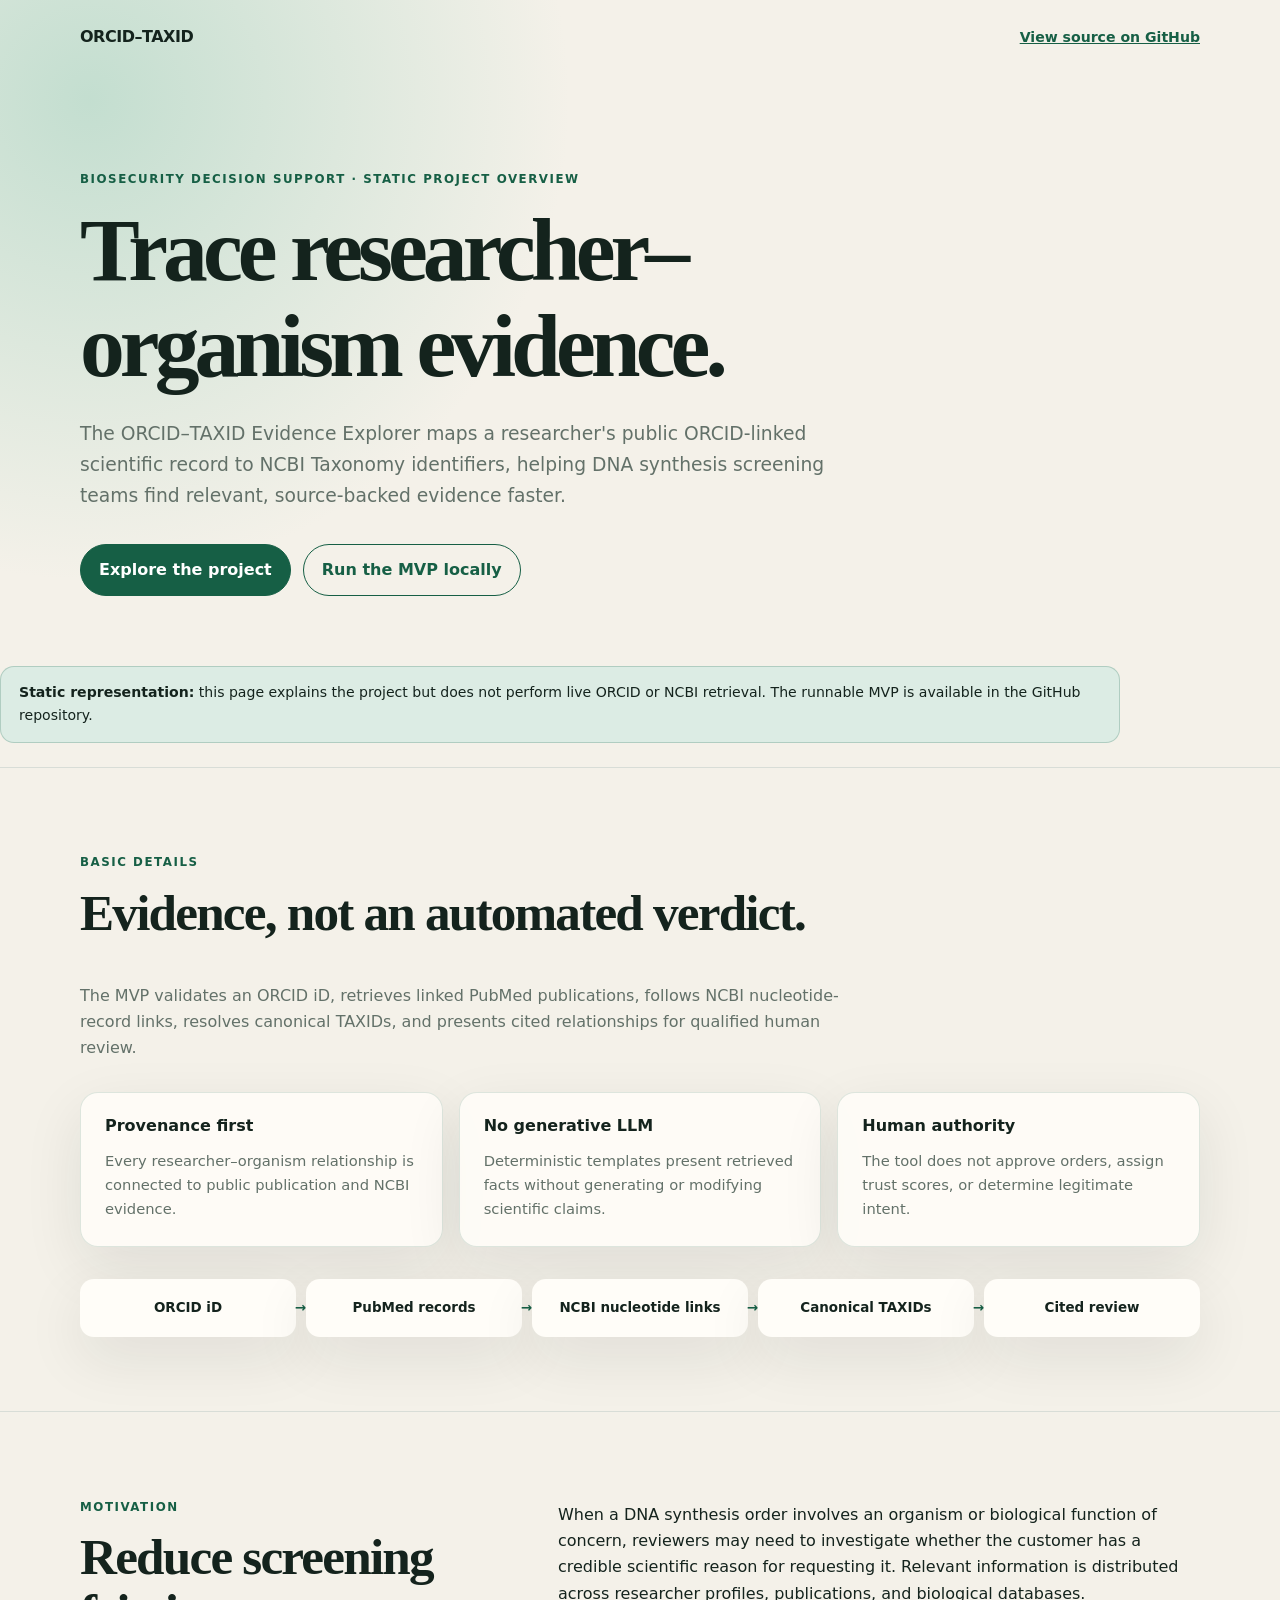
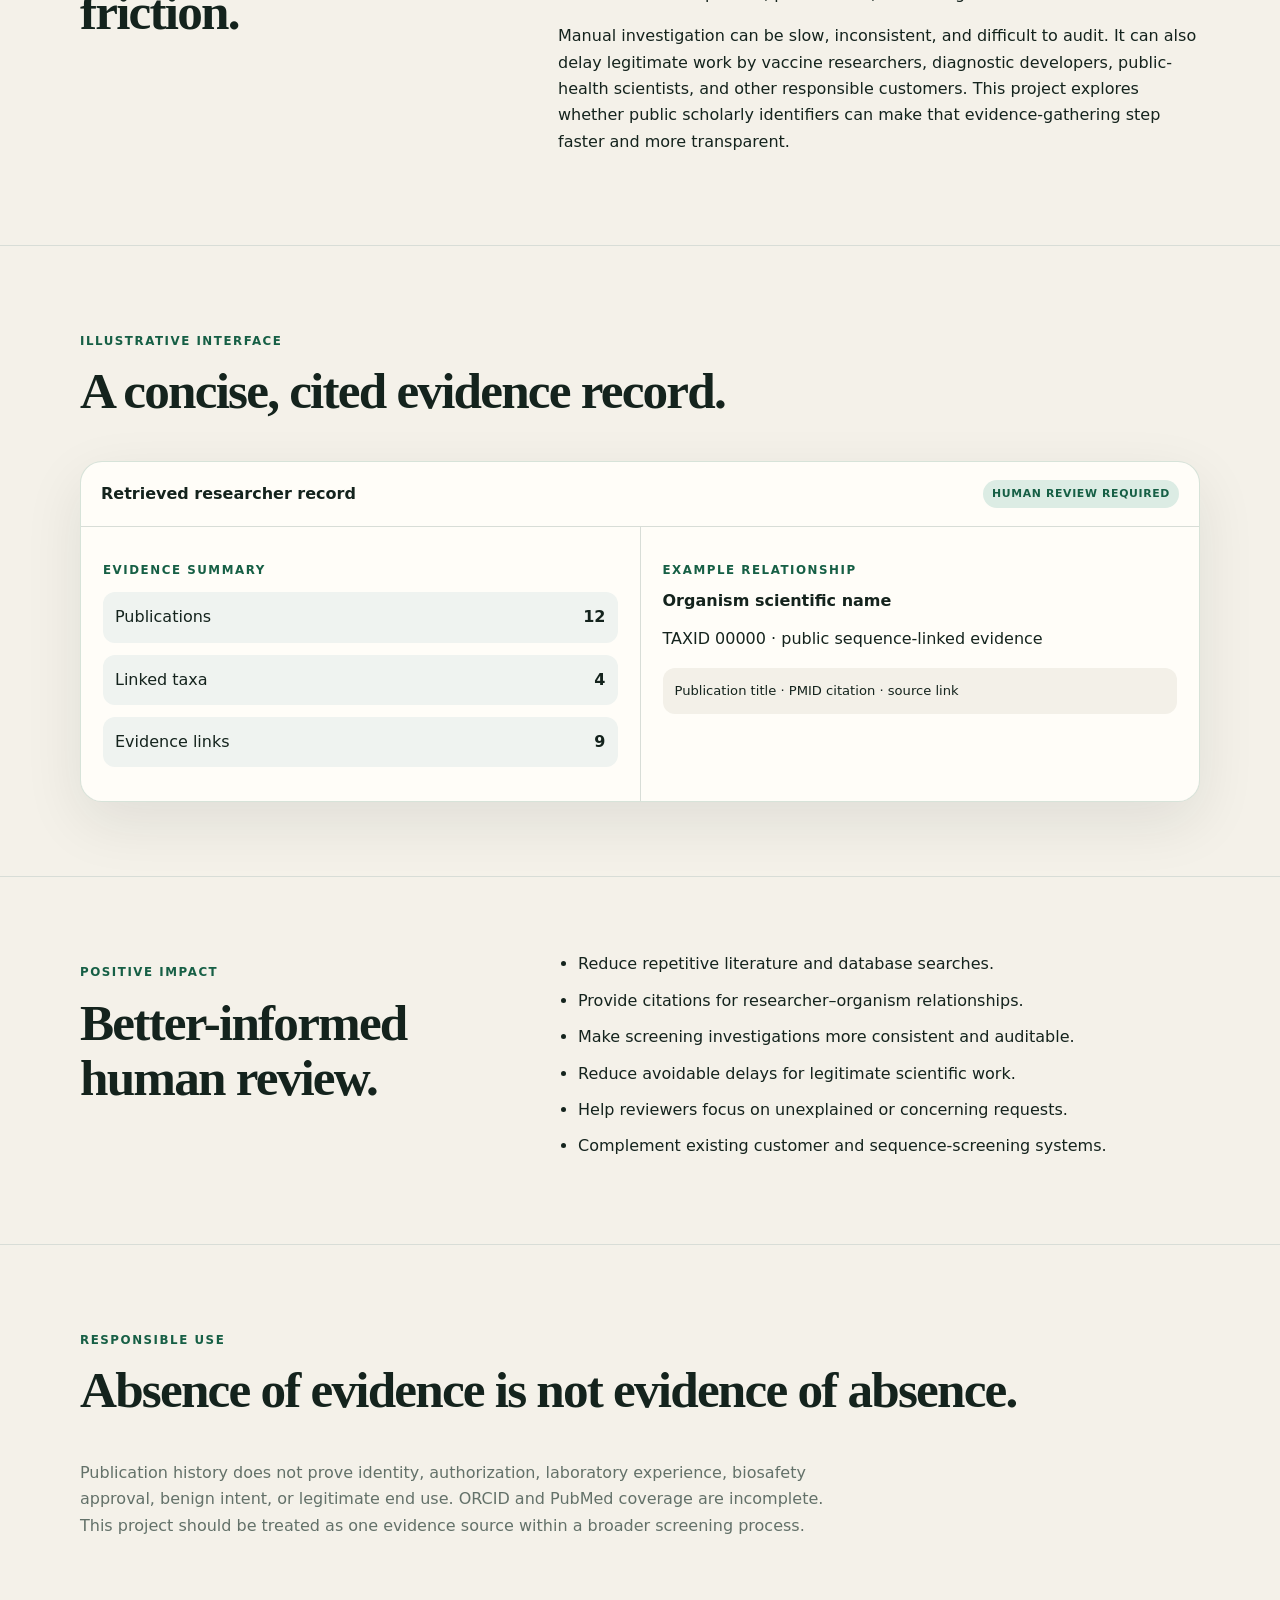
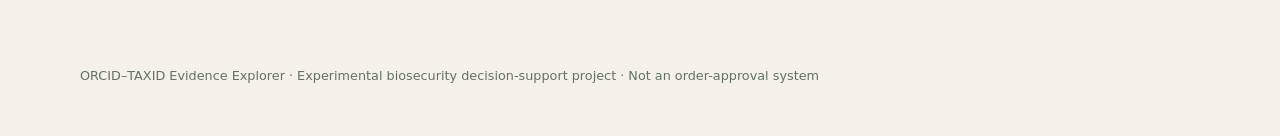
<file: docs/index.html>
<!doctype html>
<html lang="en">
<head>
  <meta charset="utf-8">
  <meta name="viewport" content="width=device-width, initial-scale=1">
  <meta name="description" content="Static overview of the ORCID–TAXID Evidence Explorer biosecurity project.">
  <title>ORCID–TAXID Evidence Explorer</title>
  <style>
    :root {
      --ink: #14231d;
      --muted: #637169;
      --paper: #f4f1e9;
      --panel: #fffdf8;
      --green: #165f45;
      --green-soft: #dcece4;
      --line: #d8ddd7;
      --shadow: 0 20px 60px rgba(20, 35, 29, .09);
    }
    * { box-sizing: border-box; }
    html { scroll-behavior: smooth; }
    body {
      margin: 0;
      color: var(--ink);
      background:
        radial-gradient(circle at 7% 3%, rgba(190, 220, 205, .9), transparent 30rem),
        var(--paper);
      font-family: Inter, ui-sans-serif, system-ui, -apple-system, BlinkMacSystemFont, "Segoe UI", sans-serif;
      line-height: 1.65;
    }
    a { color: inherit; }
    .shell { width: min(1120px, calc(100% - 36px)); margin: auto; }
    nav { display: flex; justify-content: space-between; align-items: center; padding: 24px 0; }
    .brand { font-weight: 850; letter-spacing: -.03em; text-decoration: none; }
    .nav-link { color: var(--green); font-size: .88rem; font-weight: 750; }
    .hero { padding: 84px 0 70px; }
    .eyebrow { color: var(--green); font-size: .74rem; font-weight: 850; letter-spacing: .13em; text-transform: uppercase; }
    h1, h2, h3 { margin-top: 0; line-height: 1.08; }
    h1 { max-width: 920px; margin-bottom: 24px; font-family: Georgia, serif; font-size: clamp(3rem, 7vw, 6.8rem); letter-spacing: -.055em; }
    h2 { font-family: Georgia, serif; font-size: clamp(2rem, 4vw, 3.5rem); letter-spacing: -.035em; }
    h3 { margin-bottom: 8px; font-size: 1rem; }
    .lede { max-width: 760px; color: var(--muted); font-size: 1.17rem; }
    .actions { display: flex; flex-wrap: wrap; gap: 12px; margin-top: 32px; }
    .button { display: inline-block; padding: 12px 18px; border: 1px solid var(--green); border-radius: 999px; color: var(--green); font-weight: 800; text-decoration: none; }
    .button.primary { background: var(--green); color: white; }
    .notice { margin: 0 0 24px; padding: 14px 18px; border: 1px solid rgba(22, 95, 69, .22); border-radius: 14px; background: var(--green-soft); font-size: .88rem; }
    section { padding: 74px 0; border-top: 1px solid var(--line); }
    .section-intro { max-width: 760px; color: var(--muted); }
    .grid { display: grid; grid-template-columns: repeat(3, 1fr); gap: 16px; margin-top: 30px; }
    .card { padding: 24px; border: 1px solid rgba(22, 95, 69, .14); border-radius: 18px; background: rgba(255, 253, 248, .86); box-shadow: var(--shadow); }
    .card p { margin-bottom: 0; color: var(--muted); font-size: .92rem; }
    .flow { display: grid; grid-template-columns: repeat(5, 1fr); gap: 10px; margin-top: 32px; }
    .flow div { position: relative; padding: 18px 14px; border-radius: 14px; background: var(--panel); text-align: center; font-size: .84rem; font-weight: 750; box-shadow: var(--shadow); }
    .flow div:not(:last-child)::after { content: "→"; position: absolute; right: -10px; color: var(--green); }
    .impact { display: grid; grid-template-columns: .8fr 1.2fr; gap: 50px; align-items: start; }
    ul { margin: 0; padding-left: 20px; }
    li { margin-bottom: 10px; }
    .mock { overflow: hidden; border: 1px solid rgba(22, 95, 69, .17); border-radius: 22px; background: var(--panel); box-shadow: var(--shadow); }
    .mock-head { display: flex; justify-content: space-between; align-items: center; padding: 18px 20px; border-bottom: 1px solid var(--line); }
    .pill { padding: 5px 9px; border-radius: 999px; background: var(--green-soft); color: var(--green); font-size: .68rem; font-weight: 850; letter-spacing: .06em; text-transform: uppercase; }
    .mock-body { display: grid; grid-template-columns: 1fr 1fr; gap: 1px; background: var(--line); }
    .mock-panel { padding: 22px; background: var(--panel); }
    .metric { display: flex; justify-content: space-between; margin-bottom: 12px; padding: 12px; border-radius: 12px; background: #eff3f0; }
    .citation { display: block; margin-top: 12px; padding: 12px; border-radius: 12px; background: #f3f0e8; font-size: .82rem; }
    footer { padding: 36px 0 50px; color: var(--muted); font-size: .8rem; }
    @media (max-width: 780px) {
      .grid, .impact, .mock-body { grid-template-columns: 1fr; }
      .flow { grid-template-columns: 1fr; }
      .flow div:not(:last-child)::after { content: "↓"; right: 50%; bottom: -14px; top: auto; }
      .hero { padding-top: 50px; }
    }
  </style>
</head>
<body>
  <nav class="shell">
    <a class="brand" href="#top">ORCID–TAXID</a>
    <a class="nav-link" href="https://github.com/arupm23/orcid-taxid-evidence-explorer">View source on GitHub</a>
  </nav>

  <main id="top">
    <header class="hero shell">
      <p class="eyebrow">Biosecurity decision support · Static project overview</p>
      <h1>Trace researcher–organism evidence.</h1>
      <p class="lede">The ORCID–TAXID Evidence Explorer maps a researcher's public ORCID-linked scientific record to NCBI Taxonomy identifiers, helping DNA synthesis screening teams find relevant, source-backed evidence faster.</p>
      <div class="actions">
        <a class="button primary" href="#project">Explore the project</a>
        <a class="button" href="https://github.com/arupm23/orcid-taxid-evidence-explorer/blob/main/RUN_FROM_DESKTOP.md">Run the MVP locally</a>
      </div>
    </header>

    <div class="shell notice"><strong>Static representation:</strong> this page explains the project but does not perform live ORCID or NCBI retrieval. The runnable MVP is available in the GitHub repository.</div>

    <section id="project">
      <div class="shell">
        <p class="eyebrow">Basic details</p>
        <h2>Evidence, not an automated verdict.</h2>
        <p class="section-intro">The MVP validates an ORCID iD, retrieves linked PubMed publications, follows NCBI nucleotide-record links, resolves canonical TAXIDs, and presents cited relationships for qualified human review.</p>
        <div class="grid">
          <article class="card"><h3>Provenance first</h3><p>Every researcher–organism relationship is connected to public publication and NCBI evidence.</p></article>
          <article class="card"><h3>No generative LLM</h3><p>Deterministic templates present retrieved facts without generating or modifying scientific claims.</p></article>
          <article class="card"><h3>Human authority</h3><p>The tool does not approve orders, assign trust scores, or determine legitimate intent.</p></article>
        </div>
        <div class="flow" aria-label="Project evidence flow">
          <div>ORCID iD</div><div>PubMed records</div><div>NCBI nucleotide links</div><div>Canonical TAXIDs</div><div>Cited review</div>
        </div>
      </div>
    </section>

    <section>
      <div class="shell impact">
        <div><p class="eyebrow">Motivation</p><h2>Reduce screening friction.</h2></div>
        <div><p>When a DNA synthesis order involves an organism or biological function of concern, reviewers may need to investigate whether the customer has a credible scientific reason for requesting it. Relevant information is distributed across researcher profiles, publications, and biological databases.</p><p>Manual investigation can be slow, inconsistent, and difficult to audit. It can also delay legitimate work by vaccine researchers, diagnostic developers, public-health scientists, and other responsible customers. This project explores whether public scholarly identifiers can make that evidence-gathering step faster and more transparent.</p></div>
      </div>
    </section>

    <section>
      <div class="shell">
        <p class="eyebrow">Illustrative interface</p>
        <h2>A concise, cited evidence record.</h2>
        <div class="mock" role="img" aria-label="Static mock-up of the evidence interface">
          <div class="mock-head"><strong>Retrieved researcher record</strong><span class="pill">Human review required</span></div>
          <div class="mock-body">
            <div class="mock-panel"><p class="eyebrow">Evidence summary</p><div class="metric"><span>Publications</span><strong>12</strong></div><div class="metric"><span>Linked taxa</span><strong>4</strong></div><div class="metric"><span>Evidence links</span><strong>9</strong></div></div>
            <div class="mock-panel"><p class="eyebrow">Example relationship</p><h3>Organism scientific name</h3><p>TAXID 00000 · public sequence-linked evidence</p><span class="citation">Publication title · PMID citation · source link</span></div>
          </div>
        </div>
      </div>
    </section>

    <section>
      <div class="shell impact">
        <div><p class="eyebrow">Positive impact</p><h2>Better-informed human review.</h2></div>
        <ul>
          <li>Reduce repetitive literature and database searches.</li>
          <li>Provide citations for researcher–organism relationships.</li>
          <li>Make screening investigations more consistent and auditable.</li>
          <li>Reduce avoidable delays for legitimate scientific work.</li>
          <li>Help reviewers focus on unexplained or concerning requests.</li>
          <li>Complement existing customer and sequence-screening systems.</li>
        </ul>
      </div>
    </section>

    <section>
      <div class="shell">
        <p class="eyebrow">Responsible use</p>
        <h2>Absence of evidence is not evidence of absence.</h2>
        <p class="section-intro">Publication history does not prove identity, authorization, laboratory experience, biosafety approval, benign intent, or legitimate end use. ORCID and PubMed coverage are incomplete. This project should be treated as one evidence source within a broader screening process.</p>
      </div>
    </section>
  </main>

  <footer class="shell">ORCID–TAXID Evidence Explorer · Experimental biosecurity decision-support project · Not an order-approval system</footer>
</body>
</html>
</file>
